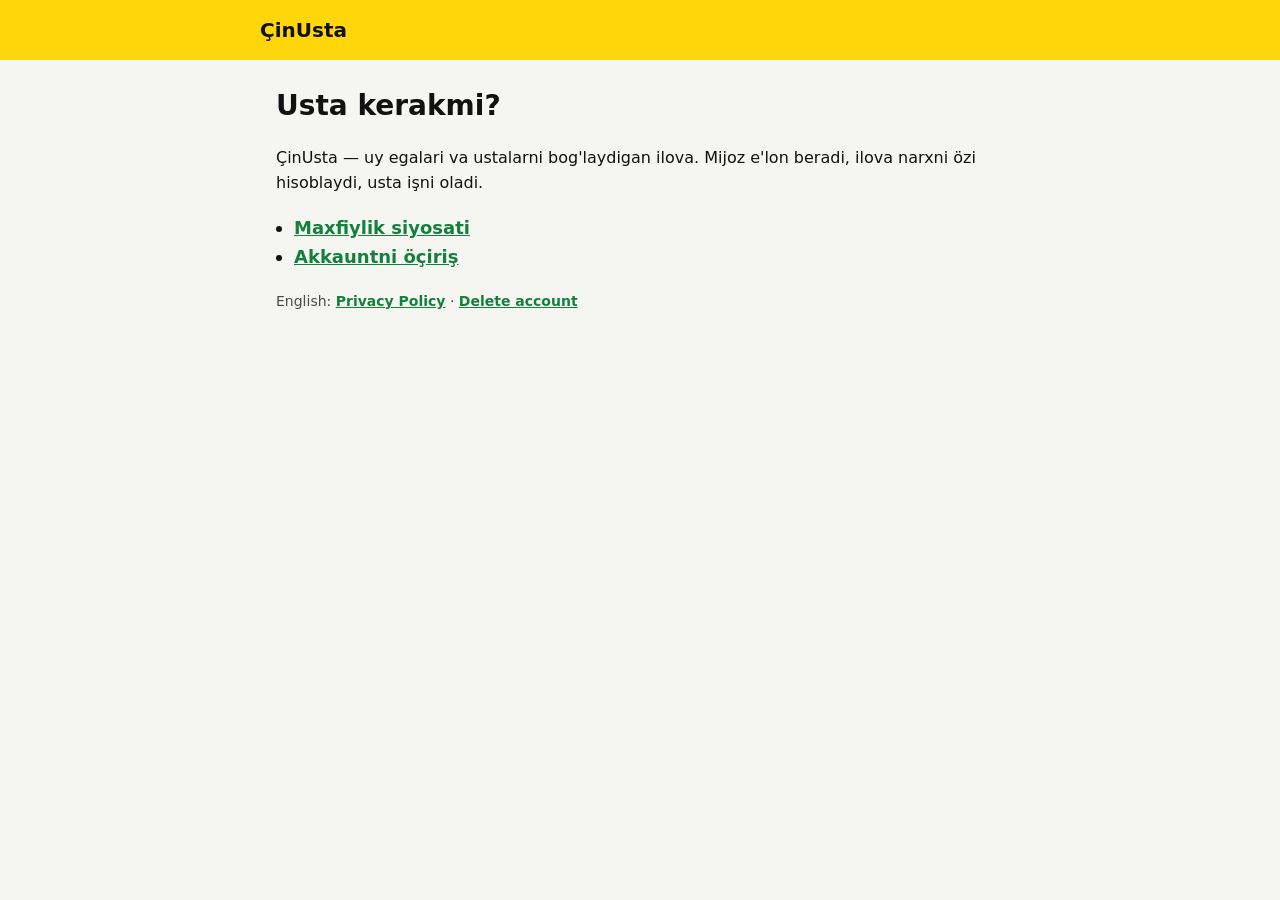
<file: index.html>
<!doctype html>
<html lang="uz">
<head>
<meta charset="utf-8">
<meta name="viewport" content="width=device-width, initial-scale=1">
<title>ÇinUsta</title>
<link rel="stylesheet" href="uslub.css">
</head>
<body>
<header><div class="logo">ÇinUsta</div></header>
<main>
<h1>Usta kerakmi?</h1>
<p>ÇinUsta — uy egalari va ustalarni bog'laydigan ilova. Mijoz e'lon beradi, ilova narxni özi hisoblaydi, usta işni oladi.</p>
<ul class="havolalar">
  <li><a href="maxfiylik.html">Maxfiylik siyosati</a></li>
  <li><a href="akkauntni-ochirish.html">Akkauntni öçiriş</a></li>
</ul>
<p class="kichik">English: <a href="privacy.html">Privacy Policy</a> · <a href="delete-account.html">Delete account</a></p>
</main>
</body>
</html>
</file>
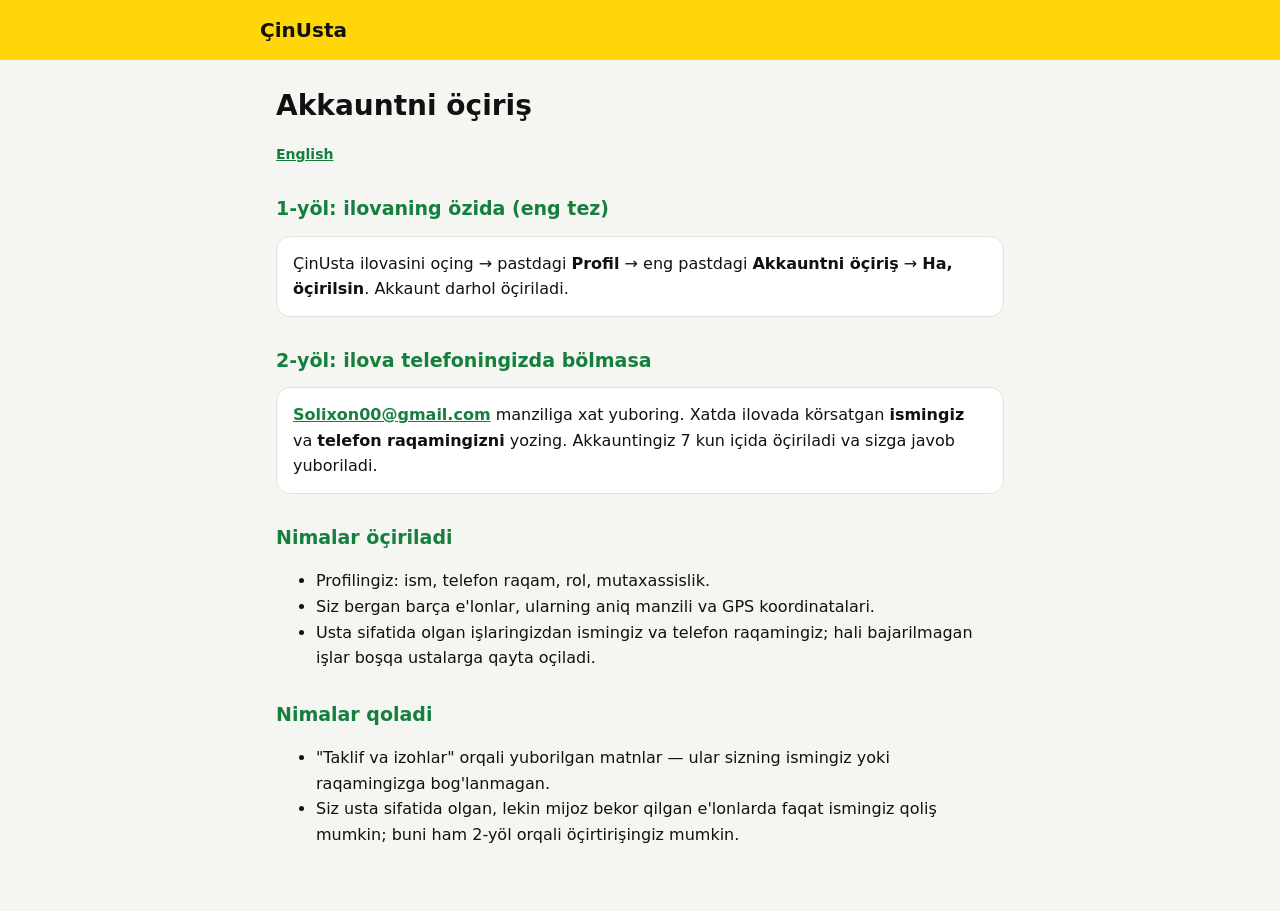
<file: akkauntni-ochirish.html>
<!doctype html>
<html lang="uz">
<head>
<meta charset="utf-8">
<meta name="viewport" content="width=device-width, initial-scale=1">
<title>ÇinUsta — Akkauntni öçiriş</title>
<link rel="stylesheet" href="uslub.css">
</head>
<body>
<header><div class="logo"><a href="index.html" style="color:inherit;text-decoration:none">ÇinUsta</a></div></header>
<main>
<h1>Akkauntni öçiriş</h1>
<p class="kichik"><a href="delete-account.html">English</a></p>

<h2>1-yöl: ilovaning özida (eng tez)</h2>
<div class="quti">
  ÇinUsta ilovasini oçing → pastdagi <b>Profil</b> → eng pastdagi <b>Akkauntni öçiriş</b> →
  <b>Ha, öçirilsin</b>. Akkaunt darhol öçiriladi.
</div>

<h2>2-yöl: ilova telefoningizda bölmasa</h2>
<div class="quti">
  <a href="mailto:Solixon00@gmail.com?subject=ÇinUsta%20akkauntni%20öçiriş">Solixon00@gmail.com</a> manziliga xat yuboring.
  Xatda ilovada körsatgan <b>ismingiz</b> va <b>telefon raqamingizni</b> yozing.
  Akkauntingiz 7 kun içida öçiriladi va sizga javob yuboriladi.
</div>

<h2>Nimalar öçiriladi</h2>
<ul>
  <li>Profilingiz: ism, telefon raqam, rol, mutaxassislik.</li>
  <li>Siz bergan barça e'lonlar, ularning aniq manzili va GPS koordinatalari.</li>
  <li>Usta sifatida olgan işlaringizdan ismingiz va telefon raqamingiz; hali bajarilmagan işlar boşqa ustalarga qayta oçiladi.</li>
</ul>

<h2>Nimalar qoladi</h2>
<ul>
  <li>"Taklif va izohlar" orqali yuborilgan matnlar — ular sizning ismingiz yoki raqamingizga bog'lanmagan.</li>
  <li>Siz usta sifatida olgan, lekin mijoz bekor qilgan e'lonlarda faqat ismingiz qoliş mumkin; buni ham 2-yöl orqali öçirtirişingiz mumkin.</li>
</ul>
</main>
</body>
</html>
</file>
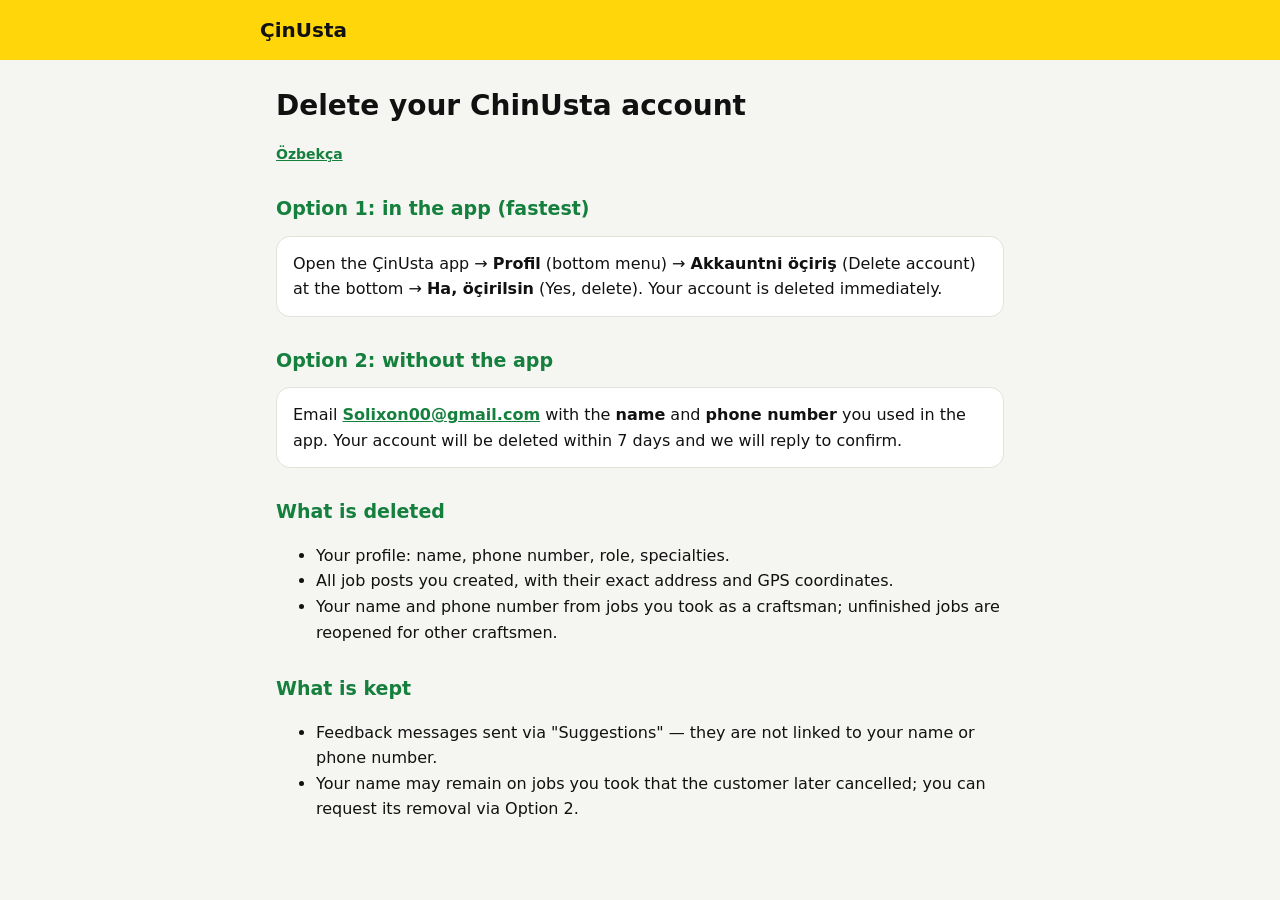
<file: delete-account.html>
<!doctype html>
<html lang="en">
<head>
<meta charset="utf-8">
<meta name="viewport" content="width=device-width, initial-scale=1">
<title>ChinUsta — Delete account</title>
<link rel="stylesheet" href="uslub.css">
</head>
<body>
<header><div class="logo"><a href="index.html" style="color:inherit;text-decoration:none">ÇinUsta</a></div></header>
<main>
<h1>Delete your ChinUsta account</h1>
<p class="kichik"><a href="akkauntni-ochirish.html">Özbekça</a></p>

<h2>Option 1: in the app (fastest)</h2>
<div class="quti">
  Open the ÇinUsta app → <b>Profil</b> (bottom menu) → <b>Akkauntni öçiriş</b> (Delete account) at the bottom →
  <b>Ha, öçirilsin</b> (Yes, delete). Your account is deleted immediately.
</div>

<h2>Option 2: without the app</h2>
<div class="quti">
  Email <a href="mailto:Solixon00@gmail.com?subject=ChinUsta%20account%20deletion">Solixon00@gmail.com</a> with the <b>name</b>
  and <b>phone number</b> you used in the app. Your account will be deleted within 7 days and we will reply to confirm.
</div>

<h2>What is deleted</h2>
<ul>
  <li>Your profile: name, phone number, role, specialties.</li>
  <li>All job posts you created, with their exact address and GPS coordinates.</li>
  <li>Your name and phone number from jobs you took as a craftsman; unfinished jobs are reopened for other craftsmen.</li>
</ul>

<h2>What is kept</h2>
<ul>
  <li>Feedback messages sent via "Suggestions" — they are not linked to your name or phone number.</li>
  <li>Your name may remain on jobs you took that the customer later cancelled; you can request its removal via Option 2.</li>
</ul>
</main>
</body>
</html>
</file>
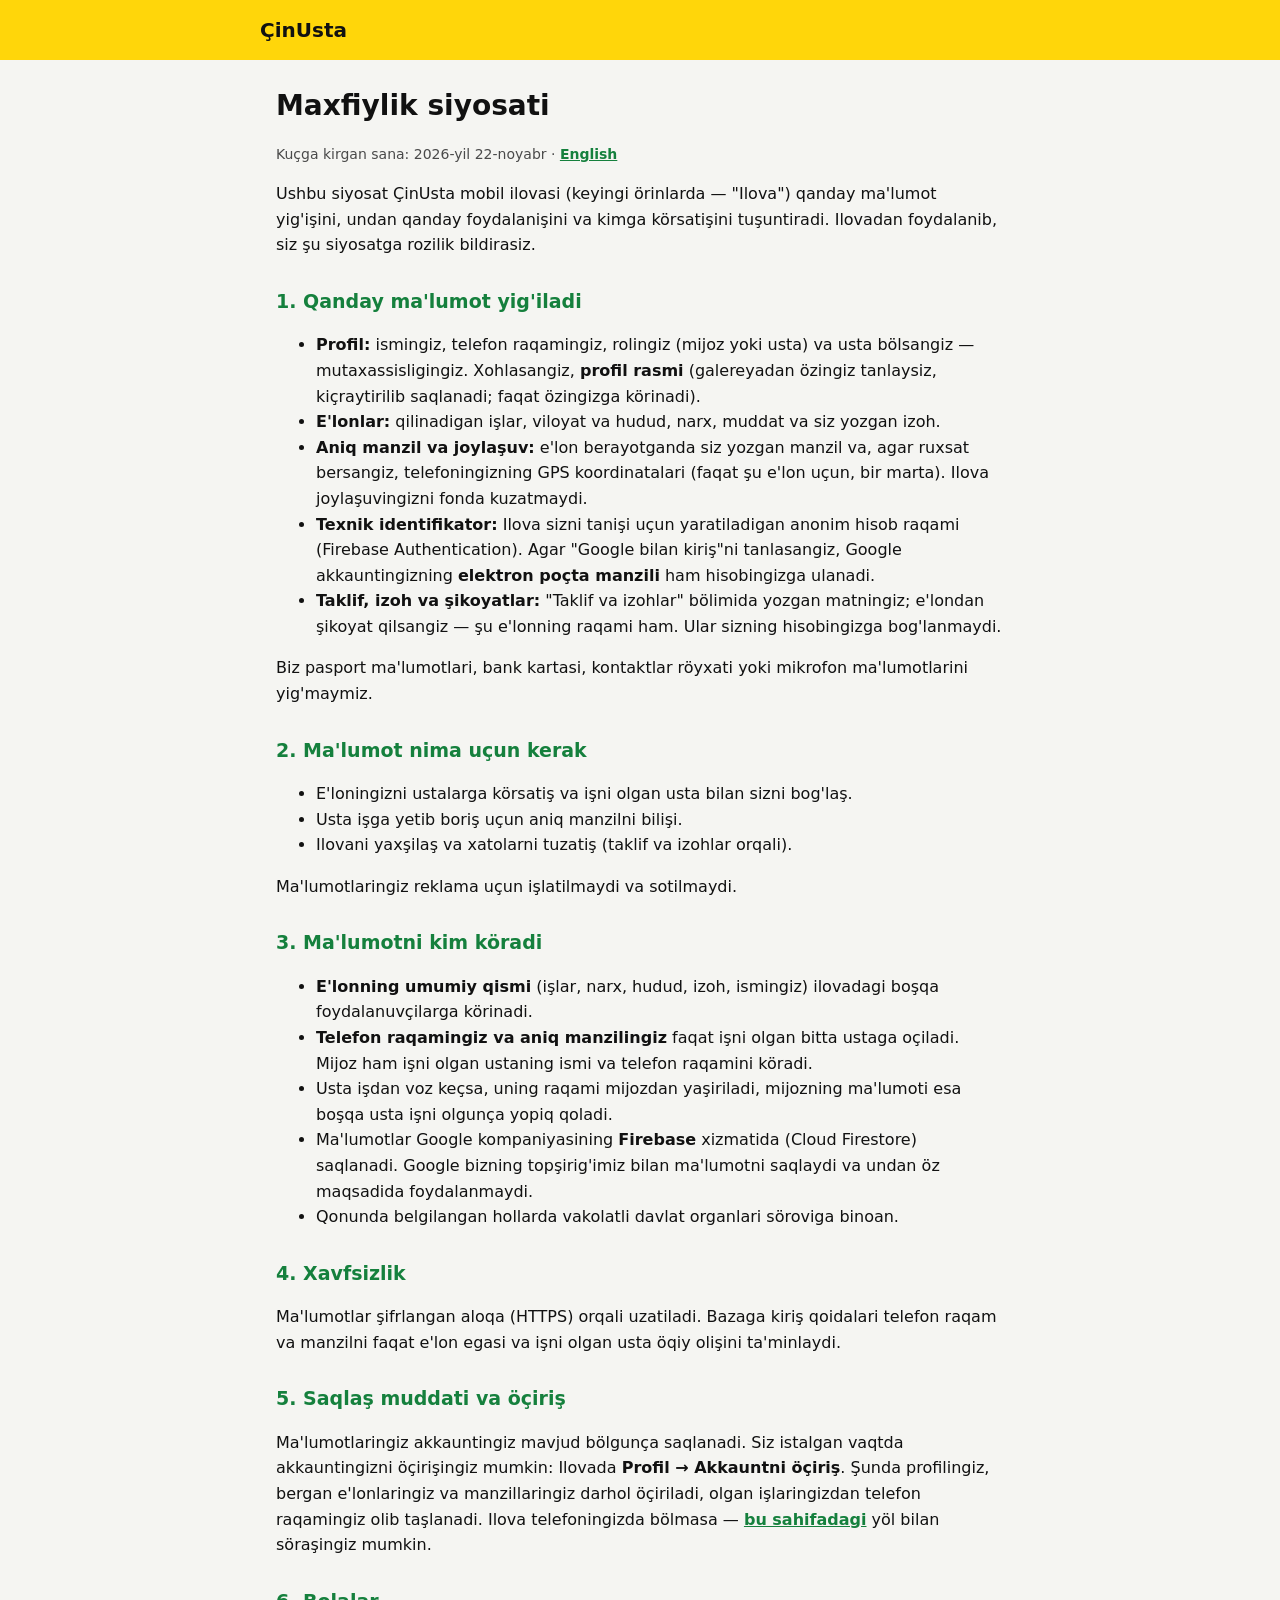
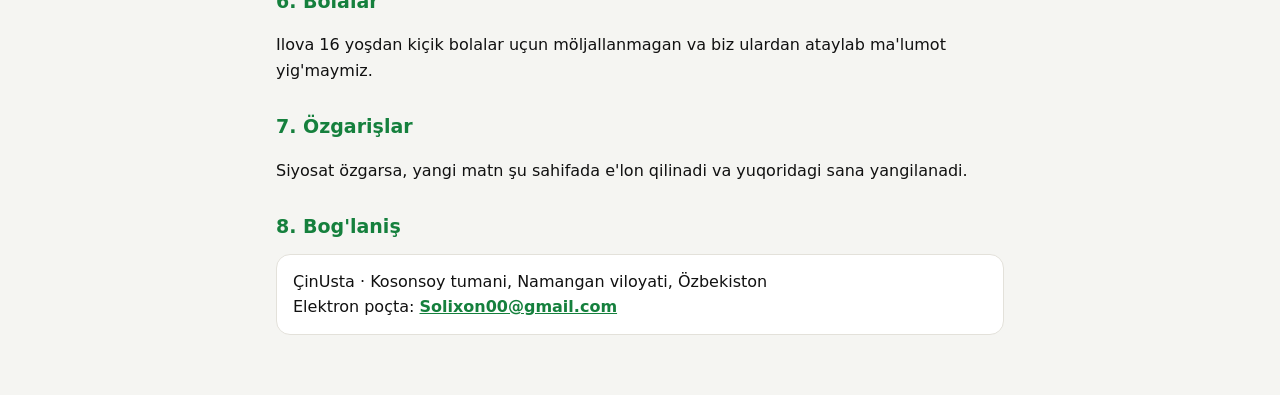
<file: maxfiylik.html>
<!doctype html>
<html lang="uz">
<head>
<meta charset="utf-8">
<meta name="viewport" content="width=device-width, initial-scale=1">
<title>ÇinUsta — Maxfiylik siyosati</title>
<link rel="stylesheet" href="uslub.css">
</head>
<body>
<header><div class="logo"><a href="index.html" style="color:inherit;text-decoration:none">ÇinUsta</a></div></header>
<main>
<h1>Maxfiylik siyosati</h1>
<p class="kichik">Kuçga kirgan sana: 2026-yil 22-noyabr · <a href="privacy.html">English</a></p>

<p>Ushbu siyosat ÇinUsta mobil ilovasi (keyingi örinlarda — "Ilova") qanday ma'lumot yig'işini,
undan qanday foydalanişini va kimga körsatişini tuşuntiradi. Ilovadan foydalanib, siz şu siyosatga rozilik bildirasiz.</p>

<h2>1. Qanday ma'lumot yig'iladi</h2>
<ul>
  <li><b>Profil:</b> ismingiz, telefon raqamingiz, rolingiz (mijoz yoki usta) va usta bölsangiz — mutaxassisligingiz.
      Xohlasangiz, <b>profil rasmi</b> (galereyadan özingiz tanlaysiz, kiçraytirilib saqlanadi; faqat özingizga körinadi).</li>
  <li><b>E'lonlar:</b> qilinadigan işlar, viloyat va hudud, narx, muddat va siz yozgan izoh.</li>
  <li><b>Aniq manzil va joylaşuv:</b> e'lon berayotganda siz yozgan manzil va, agar ruxsat bersangiz, telefoningizning
      GPS koordinatalari (faqat şu e'lon uçun, bir marta). Ilova joylaşuvingizni fonda kuzatmaydi.</li>
  <li><b>Texnik identifikator:</b> Ilova sizni tanişi uçun yaratiladigan anonim hisob raqami (Firebase Authentication).
      Agar "Google bilan kiriş"ni tanlasangiz, Google akkauntingizning <b>elektron poçta manzili</b> ham hisobingizga ulanadi.</li>
  <li><b>Taklif, izoh va şikoyatlar:</b> "Taklif va izohlar" bölimida yozgan matningiz; e'londan şikoyat qilsangiz —
      şu e'lonning raqami ham. Ular sizning hisobingizga bog'lanmaydi.</li>
</ul>
<p>Biz pasport ma'lumotlari, bank kartasi, kontaktlar röyxati yoki mikrofon ma'lumotlarini yig'maymiz.</p>

<h2>2. Ma'lumot nima uçun kerak</h2>
<ul>
  <li>E'loningizni ustalarga körsatiş va işni olgan usta bilan sizni bog'laş.</li>
  <li>Usta işga yetib boriş uçun aniq manzilni bilişi.</li>
  <li>Ilovani yaxşilaş va xatolarni tuzatiş (taklif va izohlar orqali).</li>
</ul>
<p>Ma'lumotlaringiz reklama uçun işlatilmaydi va sotilmaydi.</p>

<h2>3. Ma'lumotni kim köradi</h2>
<ul>
  <li><b>E'lonning umumiy qismi</b> (işlar, narx, hudud, izoh, ismingiz) ilovadagi boşqa foydalanuvçilarga körinadi.</li>
  <li><b>Telefon raqamingiz va aniq manzilingiz</b> faqat işni olgan bitta ustaga oçiladi. Mijoz ham işni olgan
      ustaning ismi va telefon raqamini köradi.</li>
  <li>Usta işdan voz keçsa, uning raqami mijozdan yaşiriladi, mijozning ma'lumoti esa boşqa usta işni olgunça yopiq qoladi.</li>
  <li>Ma'lumotlar Google kompaniyasining <b>Firebase</b> xizmatida (Cloud Firestore) saqlanadi. Google bizning
      topşirig'imiz bilan ma'lumotni saqlaydi va undan öz maqsadida foydalanmaydi.</li>
  <li>Qonunda belgilangan hollarda vakolatli davlat organlari söroviga binoan.</li>
</ul>

<h2>4. Xavfsizlik</h2>
<p>Ma'lumotlar şifrlangan aloqa (HTTPS) orqali uzatiladi. Bazaga kiriş qoidalari telefon raqam va manzilni faqat
e'lon egasi va işni olgan usta öqiy olişini ta'minlaydi.</p>

<h2>5. Saqlaş muddati va öçiriş</h2>
<p>Ma'lumotlaringiz akkauntingiz mavjud bölgunça saqlanadi. Siz istalgan vaqtda akkauntingizni öçirişingiz mumkin:
Ilovada <b>Profil → Akkauntni öçiriş</b>. Şunda profilingiz, bergan e'lonlaringiz va manzillaringiz darhol öçiriladi,
olgan işlaringizdan telefon raqamingiz olib taşlanadi. Ilova telefoningizda bölmasa —
<a href="akkauntni-ochirish.html">bu sahifadagi</a> yöl bilan söraşingiz mumkin.</p>

<h2>6. Bolalar</h2>
<p>Ilova 16 yoşdan kiçik bolalar uçun möljallanmagan va biz ulardan ataylab ma'lumot yig'maymiz.</p>

<h2>7. Özgarişlar</h2>
<p>Siyosat özgarsa, yangi matn şu sahifada e'lon qilinadi va yuqoridagi sana yangilanadi.</p>

<h2>8. Bog'laniş</h2>
<div class="quti">
  ÇinUsta · Kosonsoy tumani, Namangan viloyati, Özbekiston<br>
  Elektron poçta: <a href="mailto:Solixon00@gmail.com">Solixon00@gmail.com</a>
</div>
</main>
</body>
</html>
</file>
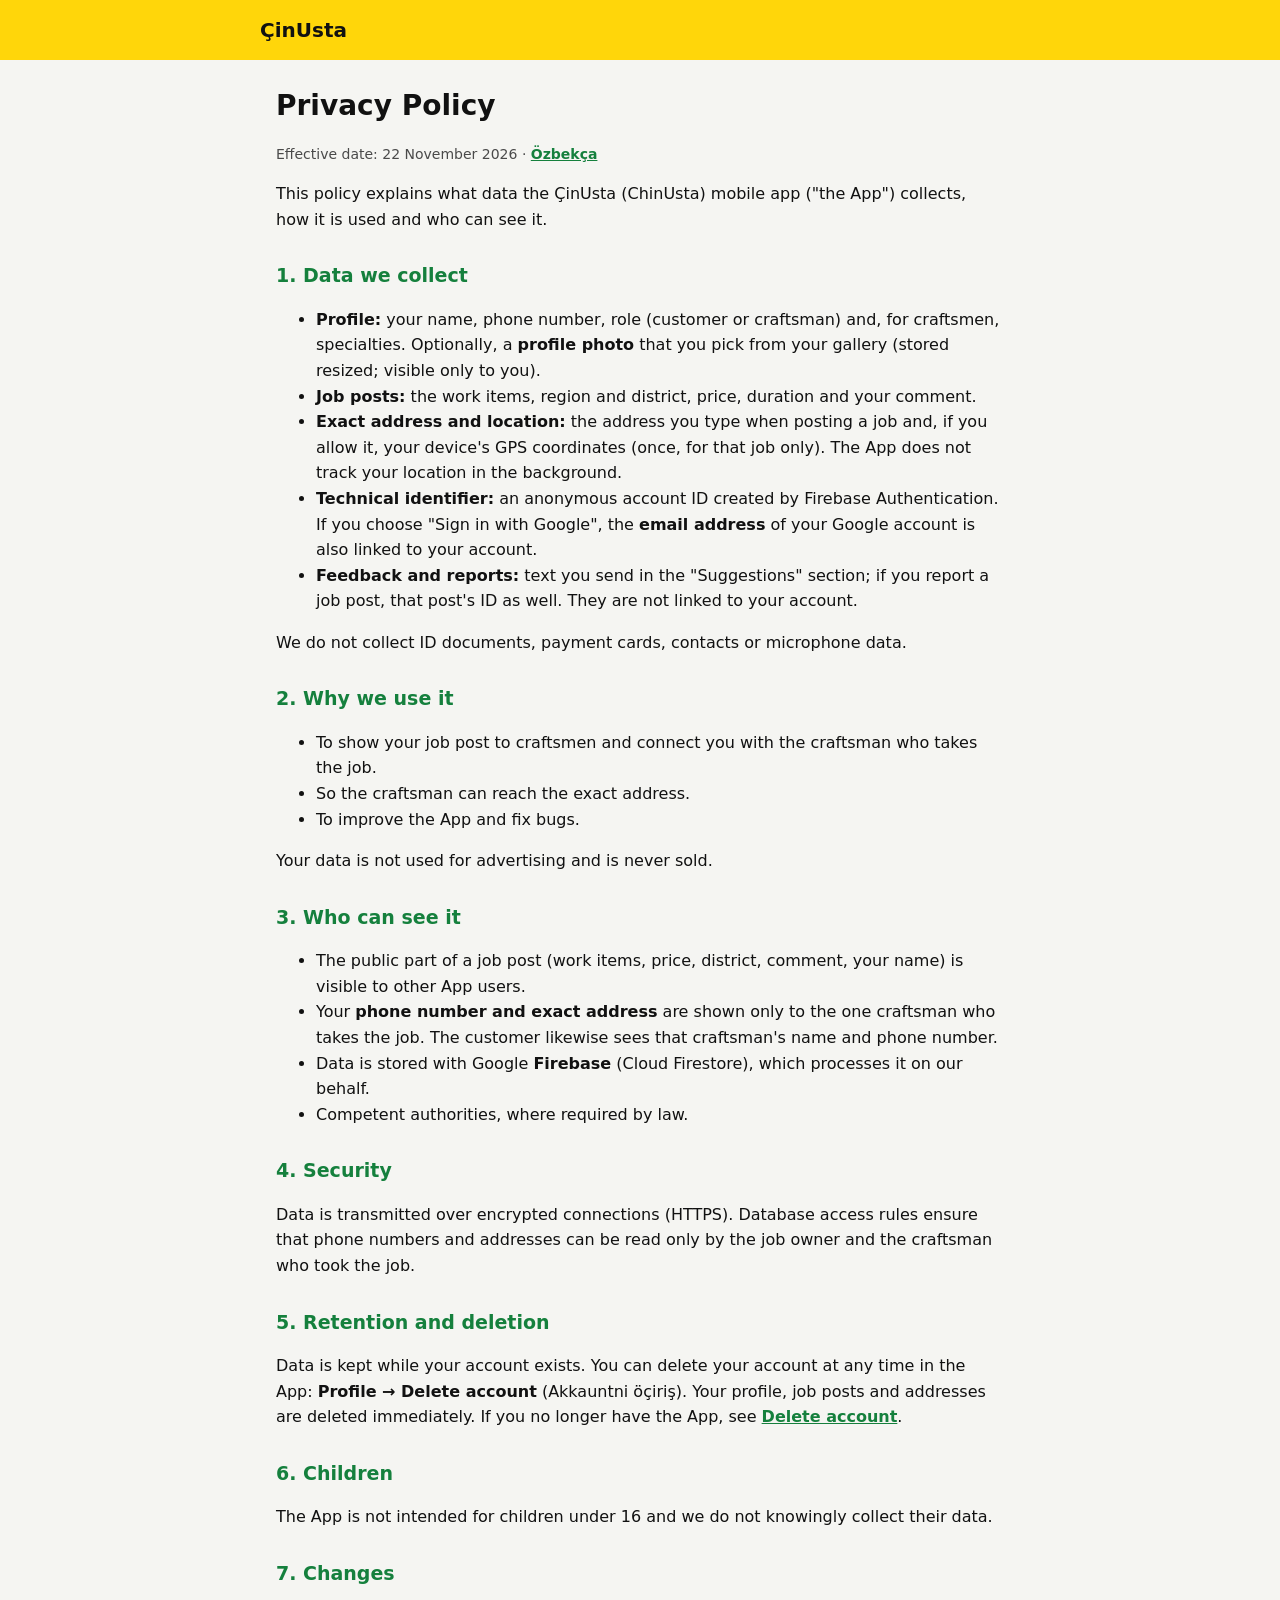
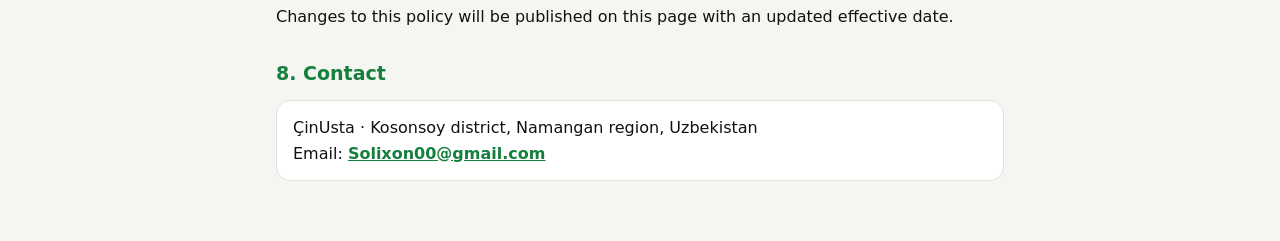
<file: privacy.html>
<!doctype html>
<html lang="en">
<head>
<meta charset="utf-8">
<meta name="viewport" content="width=device-width, initial-scale=1">
<title>ChinUsta — Privacy Policy</title>
<link rel="stylesheet" href="uslub.css">
</head>
<body>
<header><div class="logo"><a href="index.html" style="color:inherit;text-decoration:none">ÇinUsta</a></div></header>
<main>
<h1>Privacy Policy</h1>
<p class="kichik">Effective date: 22 November 2026 · <a href="maxfiylik.html">Özbekça</a></p>

<p>This policy explains what data the ÇinUsta (ChinUsta) mobile app ("the App") collects, how it is used and who can see it.</p>

<h2>1. Data we collect</h2>
<ul>
  <li><b>Profile:</b> your name, phone number, role (customer or craftsman) and, for craftsmen, specialties.
      Optionally, a <b>profile photo</b> that you pick from your gallery (stored resized; visible only to you).</li>
  <li><b>Job posts:</b> the work items, region and district, price, duration and your comment.</li>
  <li><b>Exact address and location:</b> the address you type when posting a job and, if you allow it, your device's
      GPS coordinates (once, for that job only). The App does not track your location in the background.</li>
  <li><b>Technical identifier:</b> an anonymous account ID created by Firebase Authentication. If you choose
      "Sign in with Google", the <b>email address</b> of your Google account is also linked to your account.</li>
  <li><b>Feedback and reports:</b> text you send in the "Suggestions" section; if you report a job post, that post's
      ID as well. They are not linked to your account.</li>
</ul>
<p>We do not collect ID documents, payment cards, contacts or microphone data.</p>

<h2>2. Why we use it</h2>
<ul>
  <li>To show your job post to craftsmen and connect you with the craftsman who takes the job.</li>
  <li>So the craftsman can reach the exact address.</li>
  <li>To improve the App and fix bugs.</li>
</ul>
<p>Your data is not used for advertising and is never sold.</p>

<h2>3. Who can see it</h2>
<ul>
  <li>The public part of a job post (work items, price, district, comment, your name) is visible to other App users.</li>
  <li>Your <b>phone number and exact address</b> are shown only to the one craftsman who takes the job.
      The customer likewise sees that craftsman's name and phone number.</li>
  <li>Data is stored with Google <b>Firebase</b> (Cloud Firestore), which processes it on our behalf.</li>
  <li>Competent authorities, where required by law.</li>
</ul>

<h2>4. Security</h2>
<p>Data is transmitted over encrypted connections (HTTPS). Database access rules ensure that phone numbers and
addresses can be read only by the job owner and the craftsman who took the job.</p>

<h2>5. Retention and deletion</h2>
<p>Data is kept while your account exists. You can delete your account at any time in the App:
<b>Profile → Delete account</b> (Akkauntni öçiriş). Your profile, job posts and addresses are deleted immediately.
If you no longer have the App, see <a href="delete-account.html">Delete account</a>.</p>

<h2>6. Children</h2>
<p>The App is not intended for children under 16 and we do not knowingly collect their data.</p>

<h2>7. Changes</h2>
<p>Changes to this policy will be published on this page with an updated effective date.</p>

<h2>8. Contact</h2>
<div class="quti">
  ÇinUsta · Kosonsoy district, Namangan region, Uzbekistan<br>
  Email: <a href="mailto:Solixon00@gmail.com">Solixon00@gmail.com</a>
</div>
</main>
</body>
</html>
</file>
<file: uslub.css>
:root {
  --yashil: #15803d;
  --sariq: #ffd60a;
  --qora: #111111;
  --fon: #f5f5f2;
  --kulrang: #4a4a4a;
}
* { box-sizing: border-box; }
body {
  margin: 0;
  font-family: system-ui, -apple-system, "Segoe UI", Roboto, sans-serif;
  background: var(--fon);
  color: var(--qora);
  line-height: 1.6;
}
header {
  background: var(--sariq);
  padding: 14px 16px;
}
.logo { font-weight: 800; font-size: 20px; max-width: 760px; margin: 0 auto; }
main { max-width: 760px; margin: 0 auto; padding: 24px 16px 48px; }
h1 { font-size: 28px; margin: 0 0 8px; }
h2 { font-size: 19px; margin: 28px 0 6px; color: var(--yashil); }
a { color: var(--yashil); font-weight: 600; }
.kichik { font-size: 14px; color: var(--kulrang); }
.havolalar { padding-left: 18px; font-size: 18px; }
.quti {
  background: #fff;
  border: 1px solid #e3e1da;
  border-radius: 14px;
  padding: 14px 16px;
  margin: 12px 0;
}
</file>
